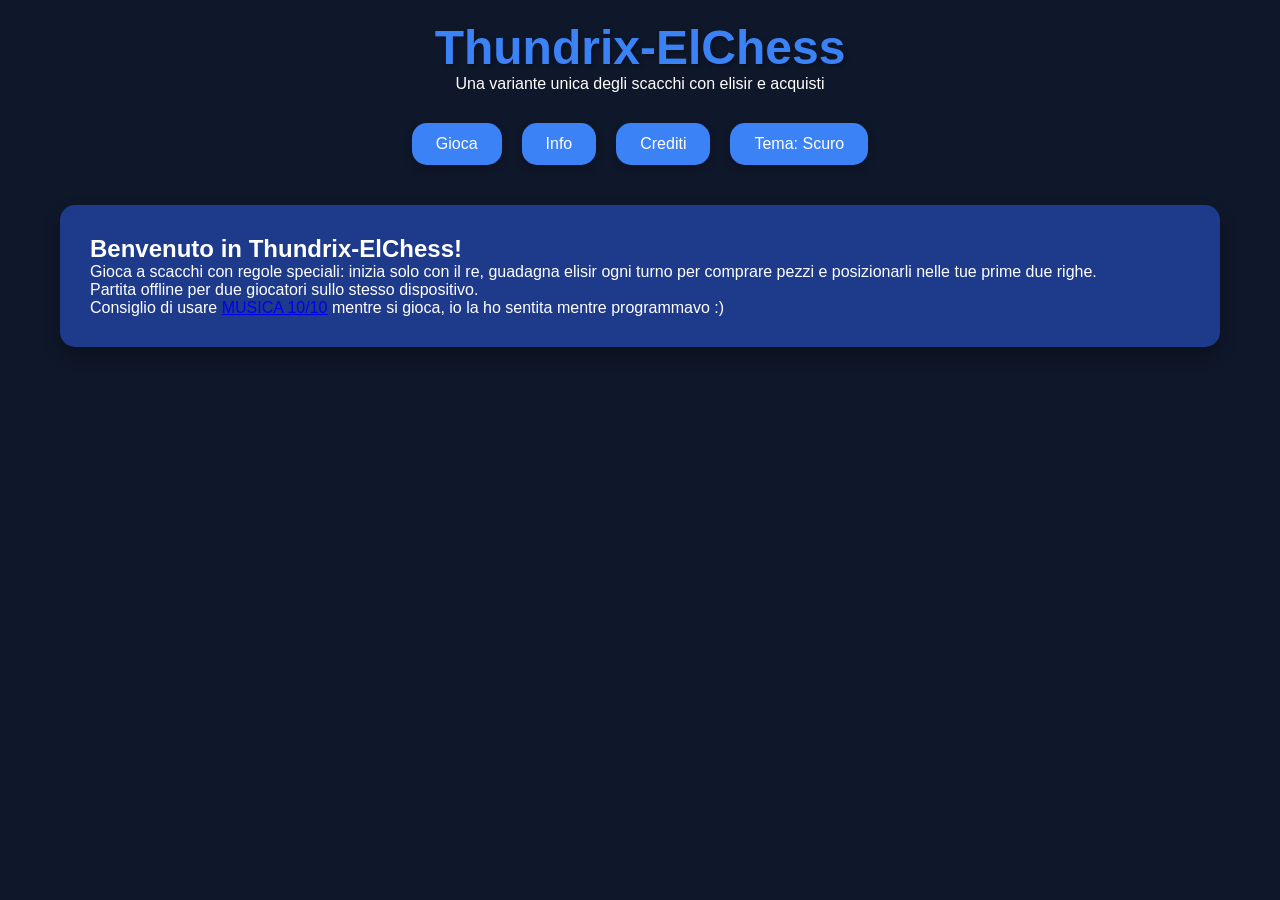
<file: index.html>
<!DOCTYPE html>
<html lang="it">
<head>
    <meta charset="UTF-8">
    <meta name="viewport" content="width=device-width, initial-scale=1.0">
    <title>Thundrix-ElChess</title>
    <meta name="google-site-verification" content="muIzGV54xqBKtcXIXCyqeZ_WqhpPIBqvkMXsxTnu1PY" />
    <link rel="stylesheet" href="styles.css">
</head>
<body>
    <div class="container">
        <header>
            <h1>Thundrix-ElChess</h1>
            <p>Una variante unica degli scacchi con elisir e acquisti</p>
        </header>
        <nav>
            <button id="play-btn" class="btn">Gioca</button>
            <button id="info-btn" class="btn">Info</button>
            <button id="credits-btn" class="btn">Crediti</button>
            <button id="theme-toggle" class="btn">Tema: Scuro</button>
        </nav>
        <div id="content">
            <div id="menu">
                <h2>Benvenuto in Thundrix-ElChess!</h2>
                <p>Gioca a scacchi con regole speciali: inizia solo con il re, guadagna elisir ogni turno per comprare pezzi e posizionarli nelle tue prime due righe.</p>
                <p>Partita offline per due giocatori sullo stesso dispositivo.</p>
                <p>Consiglio di usare <a href="https://www.youtube.com/watch?v=vCTRNKPJr40" target="_blank">MUSICA 10/10</a> mentre si gioca, io la ho sentita mentre programmavo :) </p>
            </div>
            <div id="info" class="hidden">
                <h2>Regole del Gioco</h2>
                <ul>
                    <li>Ogni giocatore inizia con solo il re.</li>
                    <li>Ad ogni turno, guadagni 1 elisir.</li>
                    <li>Prima di muovere, puoi comprare un pezzo con gli elisir e posizionarlo nelle prime 2 righe della tua metà.</li>
                    <li>Prezzi: Pedone=1, Alfiere/Cavallo=3, Torre=4, Regina=5.</li>
                    <li>Le altre regole degli scacchi rimangono invariate, inclusa la promozione dei pedoni.</li>
                </ul>
                <p>Per giocare in due: gira il telefono verso il giocatore corrente.</p>
            </div>
            <div id="credits" class="hidden">
                <h2>Crediti</h2>
                <p>sviluppato e ideato da: [GGlgl] con IMPEGNO</p>
                <p>Ideato e sviluppato da: [GGlgl]</p>
                <p>Versione: beta</p>
            </div>
        </div>
    </div>
    <script src="script.js"></script>
</body>
</html>
</file>
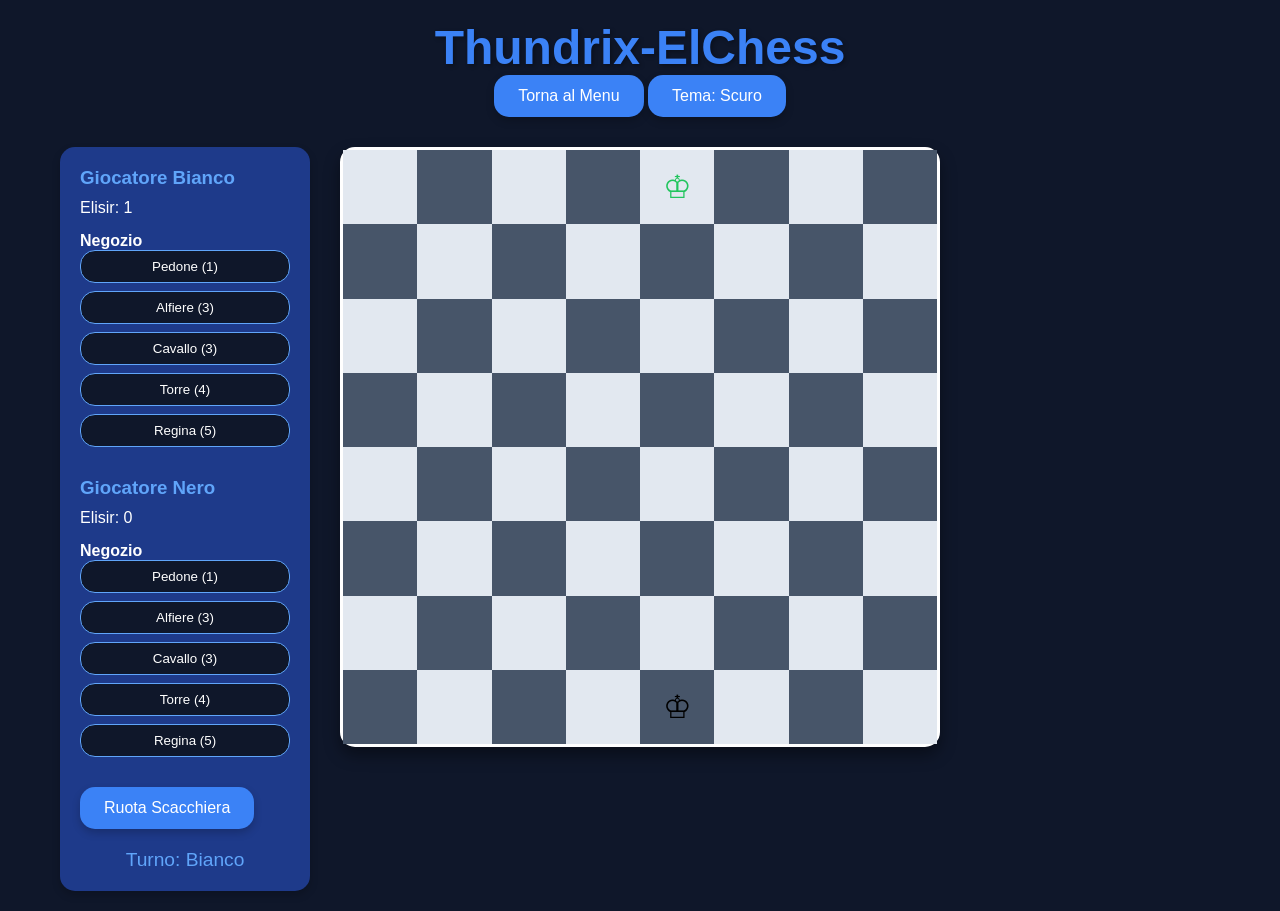
<file: game.html>
<!DOCTYPE html>
<html lang="it">
<head>
    <meta charset="UTF-8">
    <meta name="viewport" content="width=device-width, initial-scale=1.0">
    <title>Gioco - Thundrix-ElChess</title>
    <link rel="stylesheet" href="styles.css">
</head>
<body>
    <div class="container">
        <header>
            <h1>Thundrix-ElChess</h1>
            <button id="back-btn" class="btn">Torna al Menu</button>
            <button id="theme-toggle" class="btn">Tema: Scuro</button>
        </header>
        <div class="game-container">
            <div class="sidebar">
                <div class="player-info">
                    <h3>Giocatore Bianco</h3>
                    <p>Elisir: <span id="white-elixir">0</span></p>
                    <div class="shop">
                        <h4>Negozio</h4>
                        <button class="shop-btn" data-piece="pawn" data-cost="1">Pedone (1)</button>
                        <button class="shop-btn" data-piece="bishop" data-cost="3">Alfiere (3)</button>
                        <button class="shop-btn" data-piece="knight" data-cost="3">Cavallo (3)</button>
                        <button class="shop-btn" data-piece="rook" data-cost="4">Torre (4)</button>
                        <button class="shop-btn" data-piece="queen" data-cost="5">Regina (5)</button>
                    </div>
                </div>
                <div class="player-info">
                    <h3>Giocatore Nero</h3>
                    <p>Elisir: <span id="black-elixir">0</span></p>
                    <div class="shop">
                        <h4>Negozio</h4>
                        <button class="shop-btn" data-piece="pawn" data-cost="1">Pedone (1)</button>
                        <button class="shop-btn" data-piece="bishop" data-cost="3">Alfiere (3)</button>
                        <button class="shop-btn" data-piece="knight" data-cost="3">Cavallo (3)</button>
                        <button class="shop-btn" data-piece="rook" data-cost="4">Torre (4)</button>
                        <button class="shop-btn" data-piece="queen" data-cost="5">Regina (5)</button>
                    </div>
                </div>
                <button id="rotate-board" class="btn">Ruota Scacchiera</button>
                <div id="turn-indicator">Turno: Bianco</div>
            </div>
            <div class="chessboard" id="chessboard">
                <!-- La scacchiera sarà generata dinamicamente -->
            </div>
        </div>
    </div>
    <script src="script.js"></script>
</body>
</html>
</file>
<file: styles.css>
/* Thundrix-ElChess Styles */

:root {
    --primary-color: #1e3a8a; /* Dark blue */
    --secondary-color: #3b82f6;
    --accent-color: #60a5fa;
    --text-color: #ffffff;
    --bg-color: #0f172a;
    --board-light: #e2e8f0;
    --board-dark: #475569;
    --piece-white: #1e293b;
    --piece-black: #f8fafc;
    --border-radius: 15px;
    --transition: all 0.3s ease;
}

.light-theme {
    --primary-color: #ffffff;
    --secondary-color: #f1f5f9;
    --accent-color: #cbd5e1;
    --text-color: #1e293b;
    --bg-color: #f8fafc;
    --board-light: #e2e8f0;
    --board-dark: #94a3b8;
    --piece-white: #1e293b;
    --piece-black: #f8fafc;
}

* {
    margin: 0;
    padding: 0;
    box-sizing: border-box;
}

body {
    font-family: 'Segoe UI', Tahoma, Geneva, Verdana, sans-serif;
    background: var(--bg-color);
    color: var(--text-color);
    transition: var(--transition);
    overflow-x: hidden;
}

.container {
    max-width: 1200px;
    margin: 0 auto;
    padding: 20px;
    animation: fadeIn 1s ease-in;
}

@keyframes fadeIn {
    from { opacity: 0; transform: translateY(-20px); }
    to { opacity: 1; transform: translateY(0); }
}

header {
    text-align: center;
    margin-bottom: 30px;
}

h1 {
    font-size: 3rem;
    color: var(--secondary-color);
    text-shadow: 2px 2px 4px rgba(0,0,0,0.3);
    animation: glow 2s ease-in-out infinite alternate;
}

@keyframes glow {
    from { text-shadow: 2px 2px 4px rgba(0,0,0,0.3); }
    to { text-shadow: 2px 2px 8px var(--accent-color); }
}

.btn {
    background: var(--secondary-color);
    color: var(--text-color);
    border: none;
    padding: 12px 24px;
    border-radius: var(--border-radius);
    cursor: pointer;
    font-size: 1rem;
    transition: var(--transition);
    box-shadow: 0 4px 8px rgba(0,0,0,0.2);
}

.btn:hover {
    background: var(--accent-color);
    transform: translateY(-2px);
    box-shadow: 0 6px 12px rgba(0,0,0,0.3);
}

.btn:active {
    transform: translateY(0);
}

nav {
    display: flex;
    justify-content: center;
    gap: 20px;
    margin-bottom: 40px;
    flex-wrap: wrap;
}

#content {
    background: var(--primary-color);
    border-radius: var(--border-radius);
    padding: 30px;
    box-shadow: 0 8px 16px rgba(0,0,0,0.3);
    animation: slideUp 0.8s ease-out;
}

@keyframes slideUp {
    from { transform: translateY(50px); opacity: 0; }
    to { transform: translateY(0); opacity: 1; }
}

.hidden {
    display: none;
}

.game-container {
    display: flex;
    gap: 30px;
    align-items: flex-start;
}

.sidebar {
    width: 250px;
    background: var(--primary-color);
    border-radius: var(--border-radius);
    padding: 20px;
    box-shadow: 0 4px 8px rgba(0,0,0,0.2);
}

.player-info {
    margin-bottom: 30px;
}

.player-info h3 {
    margin-bottom: 10px;
    color: var(--accent-color);
}

.shop {
    margin-top: 15px;
}

.shop-btn {
    display: block;
    width: 100%;
    margin-bottom: 8px;
    background: var(--bg-color);
    color: var(--text-color);
    border: 1px solid var(--accent-color);
    border-radius: var(--border-radius);
    padding: 8px;
    cursor: pointer;
    transition: var(--transition);
}

.shop-btn:hover {
    background: var(--accent-color);
    color: var(--bg-color);
}

.chessboard {
    width: 600px;
    height: 600px;
    display: grid;
    grid-template-columns: repeat(8, 1fr);
    grid-template-rows: repeat(8, 1fr);
    border: 3px solid var(--text-color);
    border-radius: var(--border-radius);
    box-shadow: 0 8px 16px rgba(0,0,0,0.4);
    background: var(--bg-color);
}

.square {
    display: flex;
    align-items: center;
    justify-content: center;
    position: relative;
    transition: var(--transition);
}

.square.light {
    background: var(--board-light);
}

.square.dark {
    background: var(--board-dark);
}

.square:hover {
    background: var(--accent-color);
    opacity: 0.8;
}

.piece {
    font-size: 2rem;
    cursor: pointer;
    transition: var(--transition);
    user-select: none;
    animation: pieceEnter 0.5s ease-out;
}

@keyframes pieceEnter {
    from { transform: scale(0); opacity: 0; }
    to { transform: scale(1); opacity: 1; }
}

.piece:hover {
    transform: scale(1.1);
}

.selected {
    box-shadow: inset 0 0 10px var(--accent-color);
}

.possible-move {
    background: rgba(34, 197, 94, 0.5);
    border: 2px solid #22c55e;
}

.modal {
    position: fixed;
    top: 0;
    left: 0;
    width: 100%;
    height: 100%;
    background: rgba(0,0,0,0.8);
    display: flex;
    align-items: center;
    justify-content: center;
    animation: modalFade 0.3s ease-out;
}

@keyframes modalFade {
    from { opacity: 0; }
    to { opacity: 1; }
}

.modal-content {
    background: var(--primary-color);
    padding: 30px;
    border-radius: var(--border-radius);
    text-align: center;
    box-shadow: 0 8px 16px rgba(0,0,0,0.5);
}

.promo-btn {
    margin: 10px;
    background: var(--secondary-color);
    color: var(--text-color);
    border: none;
    padding: 10px 20px;
    border-radius: var(--border-radius);
    cursor: pointer;
    transition: var(--transition);
}

.promo-btn:hover {
    background: var(--accent-color);
}

#turn-indicator {
    text-align: center;
    font-size: 1.2rem;
    margin-top: 20px;
    color: var(--accent-color);
    animation: pulse 1s ease-in-out infinite;
}

@keyframes pulse {
    0% { opacity: 1; }
    50% { opacity: 0.7; }
    100% { opacity: 1; }
}

@media (max-width: 768px) {
    .game-container {
        flex-direction: column;
        align-items: center;
    }
    .chessboard {
        width: 100%;
        max-width: 400px;
        height: 400px;
    }
    .sidebar {
        width: 100%;
        max-width: 400px;
    }
    h1 {
        font-size: 2rem;
    }
}
</file>
